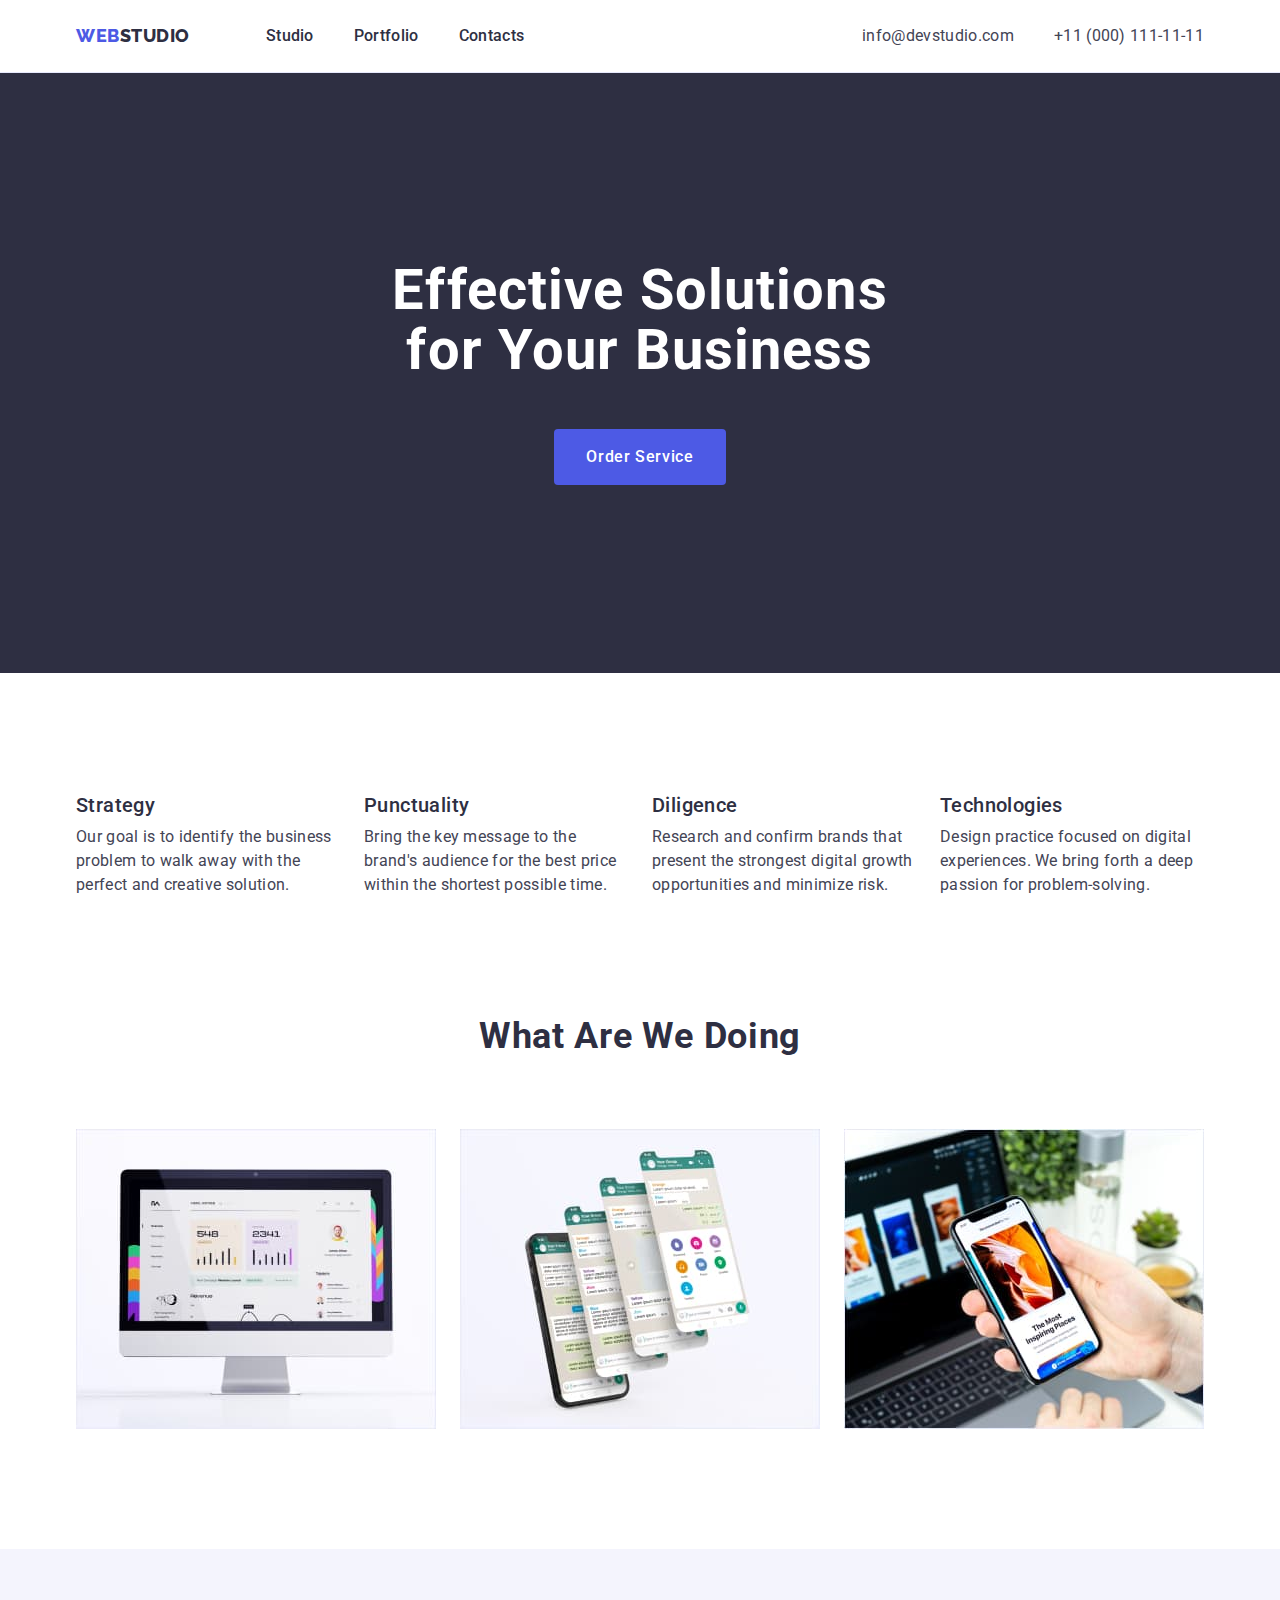
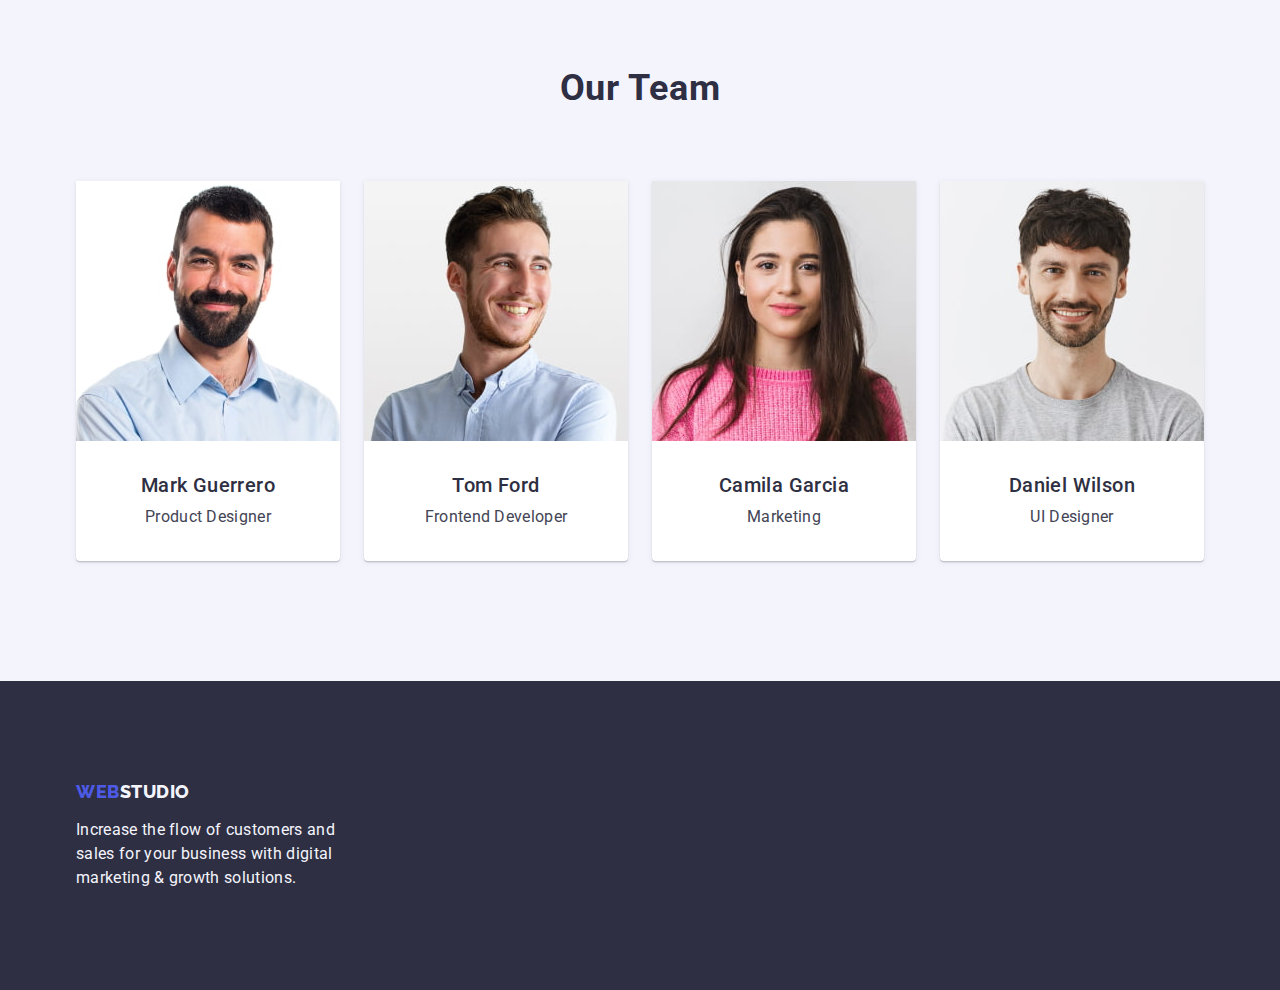
<file: index.html>
<!DOCTYPE html>
<html lang="en">
  <head>
    <meta charset="UTF-8" />
    <meta http-equiv="X-UA-Compatible" content="IE=edge" />
    <meta name="viewport" content="width=device-width, initial-scale=1.0" />
    <meta
      name="description"
      content="Effective Solutions
for Your Business"
    />
    <title>WebStudio</title>
    <!-- Fonts -->
    <link rel="preconnect" href="https://fonts.googleapis.com" />
    <link rel="preconnect" href="https://fonts.gstatic.com" crossorigin />
    <link
      href="https://fonts.googleapis.com/css2?family=Raleway:wght@800&family=Roboto:wght@400;500;700&display=swap"
      rel="stylesheet"
    />
    <!-- Normalize -->
    <link
      rel="stylesheet"
      href="https://cdnjs.cloudflare.com/ajax/libs/modern-normalize/2.0.0/modern-normalize.min.css"
    />

    <!-- Custom styles -->
    <link rel="stylesheet" href="./css/styles.css" />
  </head>

  <body class="page">
    <!-- Header section -->
    <header class="header">
      <div class="header-container container">
        <!-- logo -->
        <nav class="header-nav">
          <a class="header-logo link" href="./index.html"
            >Web<span class="header-logo-black">Studio</span></a
          >
          <!-- navigation -->
          <ul class="header-list list">
            <li class="header-item">
              <a class="header-link link" href="./index.html">Studio</a>
            </li>
            <li class="header-item">
              <a class="header-link link" href="./portfolio.html">Portfolio</a>
            </li>
            <li class="header-item">
              <a class="header-link link" href="">Contacts</a>
            </li>
          </ul>
        </nav>
        <!-- contacts -->
        <address class="header-contacts link">
          <ul class="header-contacts-list list">
            <li class="header-contacts-item">
              <a
                class="header-contacts-link link"
                href="mailto:info@devstudio.com"
                >info@devstudio.com</a
              >
            </li>
            <li class="header-contacts-item">
              <a class="header-contacts-link link" href="tel:+110001111111"
                >+11 (000) 111-11-11</a
              >
            </li>
          </ul>
        </address>
      </div>
    </header>
    <!-- Main blok -->
    <main class="main">
      <!-- Hero secnion -->
      <section class="hero">
        <div class="hero-container container">
          <h1 class="hero-title">Effective Solutions for Your Business</h1>
          <button type="button" class="hero-btn">Order Service</button>
        </div>
      </section>
      <!-- Feature section -->
      <section class="feature">
        <div class="container">
          <h2 class="feature-title visually-hidden">Feature</h2>
          <ul class="feature-list list">
            <li class="feature-item">
              <h3 class="feature-subtitle">Strategy</h3>
              <p class="feature-text">
                Our goal is to identify the business problem to walk away with
                the perfect and creative solution.
              </p>
            </li>
            <li class="feature-item">
              <h3 class="feature-subtitle">Punctuality</h3>
              <p class="feature-text">
                Bring the key message to the brand's audience for the best price
                within the shortest possible time.
              </p>
            </li>
            <li class="feature-item">
              <h3 class="feature-subtitle">Diligence</h3>
              <p class="feature-text">
                Research and confirm brands that present the strongest digital
                growth opportunities and minimize risk.
              </p>
            </li>
            <li class="feature-item">
              <h3 class="feature-subtitle">Technologies</h3>
              <p class="feature-text">
                Design practice focused on digital experiences. We bring forth a
                deep passion for problem-solving.
              </p>
            </li>
          </ul>
        </div>
      </section>
      <!-- Our works section -->
      <section class="works">
        <div class="container">
          <h2 class="works-title">What are we doing</h2>
          <ul class="works-list list">
            <li class="works-item">
              <img
                class="works-img"
                src="./images/main/img1.jpg"
                alt="Monitor with an open site"
                width="360"
                height="300"
              />
            </li>
            <li class="works-item">
              <img
                class="works-img"
                src="./images/main/img2.jpg"
                alt="A phone with different open displays"
                width="360"
                height="300"
              />
            </li>
            <li class="works-item">
              <img
                class="works-img"
                src="./images/main/img3.jpg"
                alt="Phone in hand in front of laptop"
                width="360"
                height="300"
              />
            </li>
          </ul>
        </div>
      </section>
      <!-- Our team section -->
      <section class="team">
        <div class="container">
          <h2 class="team-title">Our Team</h2>
          <ul class="team-list list">
            <li class="team-item">
              <img
                class="team-icon"
                src="./images/team/img1.jpg"
                alt="photo Mark Guerrero"
                width="264"
                height="260"
              />
              <div class="team-text-content">
                <h3 class="team-subtitle">Mark Guerrero</h3>
                <p class="team-text">Product Designer</p>
              </div>
            </li>
            <li class="team-item">
              <img
                class="team-icon"
                src="./images/team/img2.jpg"
                alt="photo Tom Ford"
                width="264"
                height="260"
              />
              <div class="team-text-content">
                <h3 class="team-subtitle">Tom Ford</h3>
                <p class="team-text">Frontend Developer</p>
              </div>
            </li>
            <li class="team-item">
              <img
                class="team-icon"
                src="./images/team/img3.jpg"
                alt="photo Camila Garcia"
                width="264"
                height="260"
              />
              <div class="team-text-content">
                <h3 class="team-subtitle">Camila Garcia</h3>
                <p class="team-text">Marketing</p>
              </div>
            </li>
            <li class="team-item">
              <img
                class="team-icon"
                src="./images/team/img4.jpg"
                alt="photo Daniel Wilson"
                width="264"
                height="260"
              />
              <div class="team-text-content">
                <h3 class="team-subtitle">Daniel Wilson</h3>
                <p class="team-text">UI Designer</p>
              </div>
            </li>
          </ul>
        </div>
      </section>
    </main>
    <!-- Footer section -->
    <footer class="footer">
      <div class="container">
        <a href="./index.html" class="footer-logo link"
          >Web<span class="footer-logo-white">Studio</span></a
        >
        <p class="footer-text">
          Increase the flow of customers and sales for your business with
          digital marketing & growth solutions.
        </p>
      </div>
    </footer>
  </body>
</html>
</file>
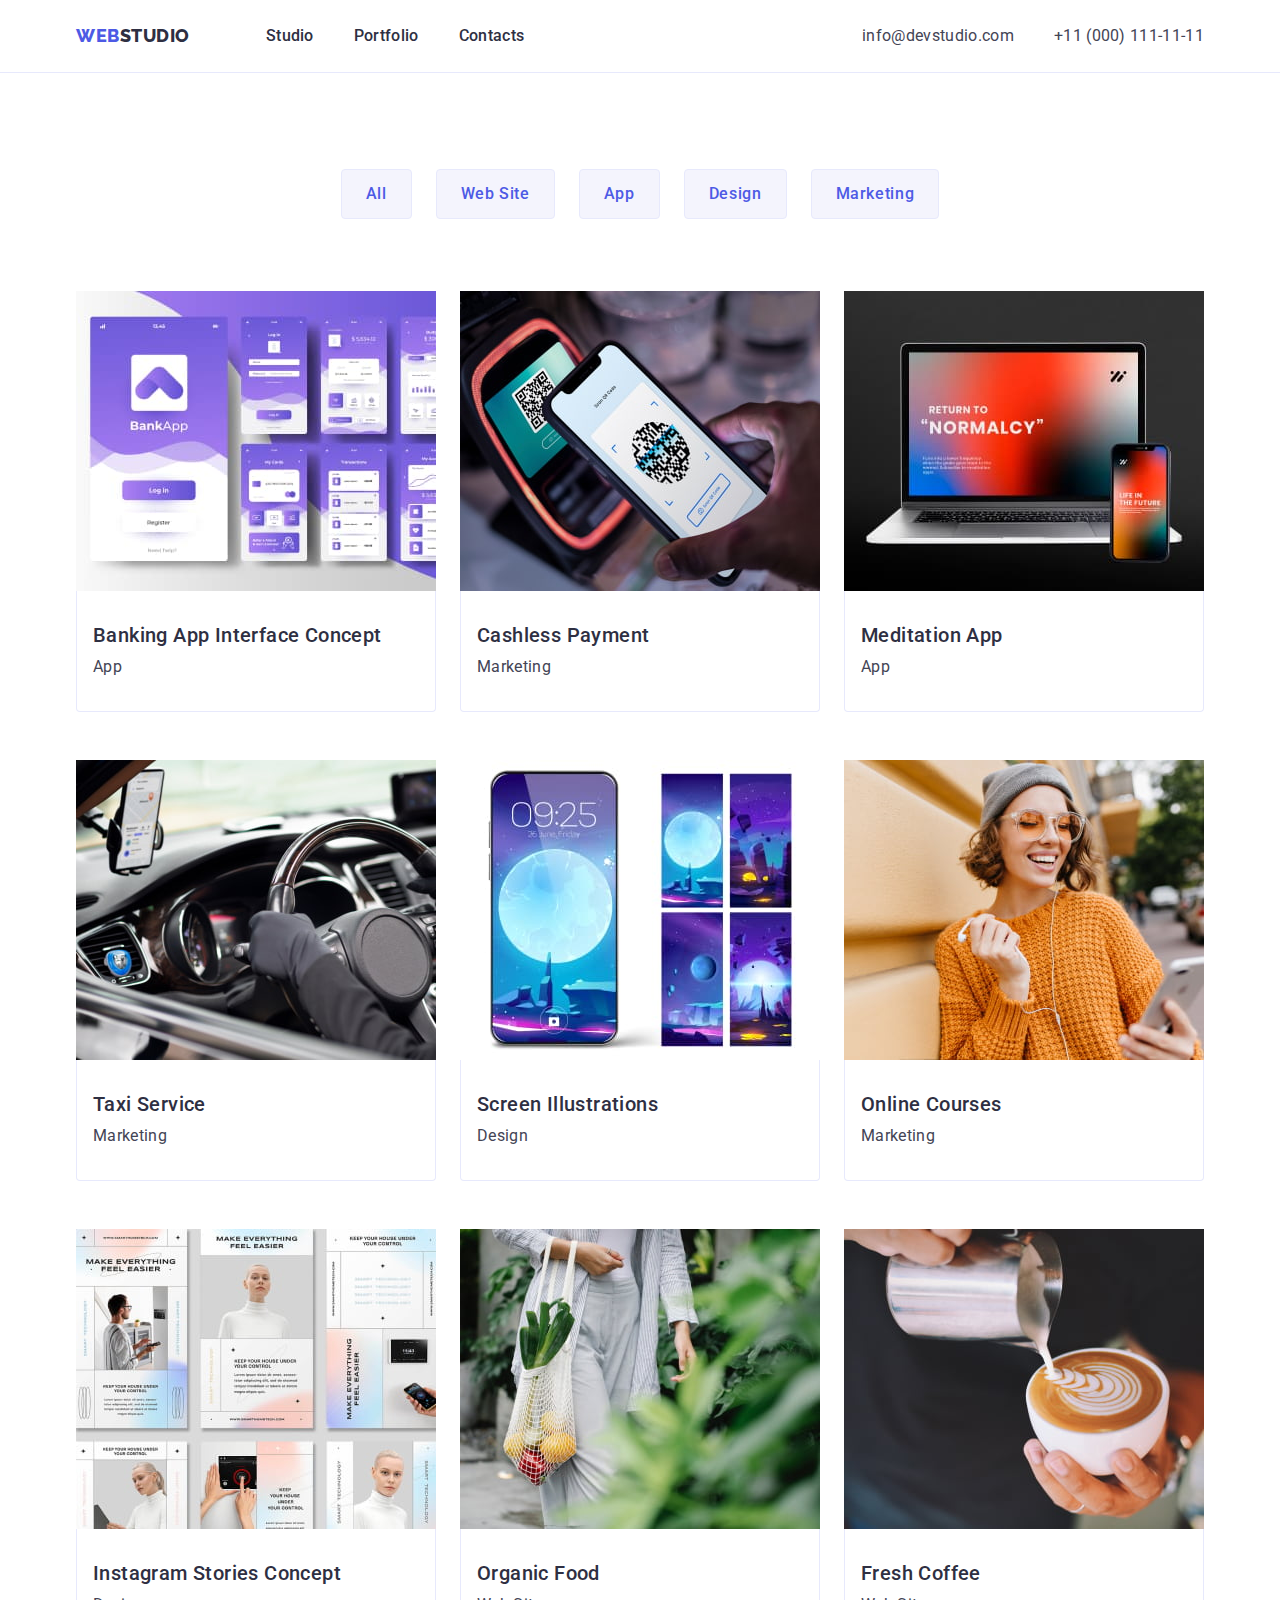
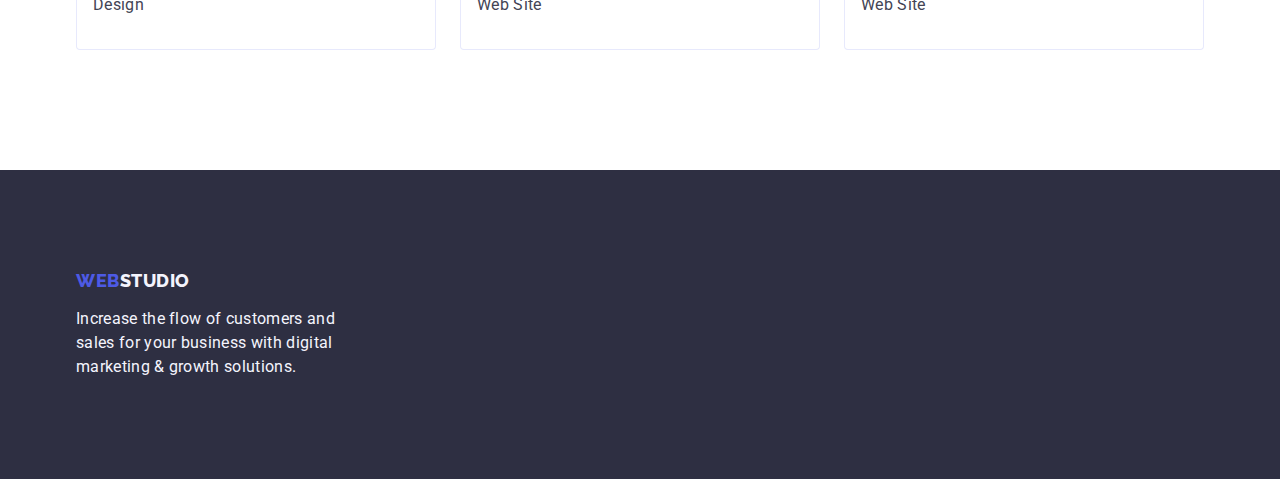
<file: portfolio.html>
<!DOCTYPE html>
<html lang="en">
  <head>
    <meta charset="UTF-8" />
    <meta name="viewport" content="width=device-width, initial-scale=1.0" />
    <title>Portfolio</title>
    <!-- Fonts -->
    <link rel="preconnect" href="https://fonts.googleapis.com" />
    <link rel="preconnect" href="https://fonts.gstatic.com" crossorigin />
    <link
      href="https://fonts.googleapis.com/css2?family=Raleway:wght@800&family=Roboto:wght@400;500;700&display=swap"
      rel="stylesheet"
    />

    <!-- Normalize -->
    <link
      rel="stylesheet"
      href="https://cdnjs.cloudflare.com/ajax/libs/modern-normalize/2.0.0/modern-normalize.min.css"
    />

    <!-- Custom styles -->

    <link rel="stylesheet" href="./css/styles.css" />
  </head>
  <body>
    <!-- Header section -->
    <header class="header">
      <div class="header-container container">
        <!-- logo -->
        <nav class="header-nav">
          <a class="header-logo link" href="./index.html"
            >Web<span class="header-logo-black">Studio</span></a
          >
          <!-- navigation -->
          <ul class="header-list list">
            <li class="header-item">
              <a class="header-link link" href="./index.html">Studio</a>
            </li>
            <li class="header-item">
              <a class="header-link link" href="./portfolio.html">Portfolio</a>
            </li>
            <li class="header-item">
              <a class="header-link link" href="">Contacts</a>
            </li>
          </ul>
        </nav>
        <!-- contacts -->
        <address class="header-contacts link">
          <ul class="header-contacts-list list">
            <li class="header-contacts-item">
              <a
                class="header-contacts-link link"
                href="mailto:info@devstudio.com"
                >info@devstudio.com</a
              >
            </li>
            <li class="header-contacts-item">
              <a class="header-contacts-link link" href="tel:+110001111111"
                >+11 (000) 111-11-11</a
              >
            </li>
          </ul>
        </address>
      </div>
    </header>

    <!-- Portfolio section -->

    <main class="portfolio-main">
      <section class="portfolio-section">
      <div class="container">
        <h1 class="visually-hidden">Portfolio</h1>
          <ul class="portfolio-list-btn list">
            <li class="portfolio-item-btn">
              <button type="button" class="portfolio-btn">All</button>
            </li>
            <li class="portfolio-item-btn">
              <button type="button" class="portfolio-btn">Web Site</button>
            </li>
            <li class="portfolio-item-btn">
              <button type="button" class="portfolio-btn">App</button>
            </li>
            <li class="portfolio-item-btn">
              <button type="button" class="portfolio-btn">Design</button>
            </li>
            <li class="portfolio-item-btn">
              <button type="button" class="portfolio-btn">Marketing</button>
            </li>
          </ul>
          <ul class="portfolio-list list">
            <li class="portfolio-item">
              <a href="" class="portfolio-link link">
                <img
                  src="./images/portfolio/app/appimg1.jpg"
                  alt="Telephon frames"
                  width="360"
                  height="300"
                  class="portfolio-icon"
                />
                <div class="portfolio-card-content">
                  <h2 class="portfolio-title">Banking App Interface Concept</h2>
                  <p class="portfolio-text">App</p>
                </div>
              </a>
            </li>
            <li class="portfolio-item">
              <a href="" class="portfolio-link link">
                <img
                  src="./images/portfolio/marketing/marketingimg1.jpg"
                  alt="telrphon with screenshort"
                  width="360"
                  height="300"
                  class="portfolio-icon"
                />
                <div class="portfolio-card-content">
                  <h2 class="portfolio-title">Cashless Payment</h2>
                  <p class="portfolio-text">Marketing</p>
                </div>
              </a>
            </li>
            <li class="portfolio-item">
              <a href="" class="portfolio-link link">
                <img
                  src="./images/portfolio/app/appimg2.jpg"
                  alt="laptop with telephon"
                  width="360"
                  height="300"
                  class="portfolio-icon"
                />
                <div class="portfolio-card-content">
                  <h2 class="portfolio-title">Meditation App</h2>
                  <p class="portfolio-text">App</p>
                </div>
              </a>
            </li>
            <li class="portfolio-item">
              <a href="" class="portfolio-link link">
                <img
                  src="./images/portfolio/marketing/marketingimg2.jpg"
                  alt="Phone on the panel in the car"
                  width="360"
                  height="300"
                  class="portfolio-icon"
                />
                <div class="portfolio-card-content">
                  <h2 class="portfolio-title">Taxi Service</h2>
                  <p class="portfolio-text">Marketing</p>
                </div>
              </a>
            </li>
            <li class="portfolio-item">
              <a href="" class="portfolio-link link">
                <img
                  src="./images/portfolio/decign/decignimg1.jpg"
                  alt="Phone and different screens for it"
                  width="360"
                  height="300"
                  class="portfolio-icon"
                />
                <div class="portfolio-card-content">
                  <h2 class="portfolio-title">Screen Illustrations</h2>
                  <p class="portfolio-text">Design</p>
                </div>
              </a>
            </li>
            <li class="portfolio-item">
              <a href="" class="portfolio-link link">
                <img
                  src="./images/portfolio/marketing/marketingimg3.jpg"
                  alt="The girl is smiling with the phone in your hands and headphones"
                  width="360"
                  height="300"
                  class="portfolio-icon"
                />
                <div class="portfolio-card-content">
                <h2 class="portfolio-title">Online Courses</h2>
                <p class="portfolio-text">Marketing</p>
              </div>
              </a>
            </li>
            <li class="portfolio-item">
              <a href="" class="portfolio-link link">
                <img
                  src="./images/portfolio/decign/decignimg2.jpg"
                  alt="Instagram stories design"
                  width="360"
                  height="300"
                />
                <div class="portfolio-card-content">
                <h2 class="portfolio-title">Instagram Stories Concept</h2>
                <p class="portfolio-text">Design</p>
              </div>
              </a>
            </li>
            <li class="portfolio-item">
              <a href="" class="portfolio-link link">
                <img
                  src="./images/portfolio/website/webimg1.jpg"
                  alt="A woman carries organic products in a bag"
                  width="360"
                  height="300"
                  class="portfolio-icon"
                />
                <div class="portfolio-card-content">
                <h2 class="portfolio-title">Organic Food</h2>
                <p class="portfolio-text">Web Site</p>
              </div>
              </a>
            </li>
            <li class="portfolio-item">
              <a href="" class="portfolio-link link">
                <img
                  src="./images/portfolio/website/webimg2.jpg"
                  alt="Milk is poured into the coffee"
                  width="360"
                  height="300"
                  class="portfolio-icon"
                />
                <div class="portfolio-card-content">
                <h2 class="portfolio-title">Fresh Coffee</h2>
                <p class="portfolio-text">Web Site</p>
              </div>
              </a>
            </li>
          </ul>
      </div>
      </section>
    </main>
    <footer class="footer">
      <div class="container">
        <a href="./index.html" class="footer-logo link"
          >Web<span class="footer-logo-white">Studio</span></a
        >
        <p class="footer-text">
          Increase the flow of customers and sales for your business with digital
          marketing & growth solutions.
        </p>
      </div>
    </footer>
  </body>
</html>
</file>
<file: css/styles.css>
:root {
  --primary-font: 'Roboto', sans-serif;
  --logo-font: 'Raleway', sans-serif;
  --white-bgr: #ffffff;
  --dark-bgr: #2e2f42;
  --lightgrey-bgr: #f4f4fd;
  --text-font-color: #434455;
  --white-color: #ffffff;
  --textlight-color: #f4f4fd;
  --focus-color: #404bbf;
  --text-dark-color: #2e2f42;
  --logo-color: #4d5ae5;
  --cornflower: #E7E9FC;
  --standart-border-cl: #e7e9fc;
  /* The main number of elements in Flexbox grid */
  --items: 3;
  /* The main gap indent in Flexbox grid */
  --indent: 24px;
}
/**
  |============================
  | Comon stayles
  |============================
*/
body {
  font-family: 'Roboto', sans-serif;
  background-color: var(--white-bgr);
  color: var(--text-font-color);
}
/* Reset */
h1,
h2,
h3,
h4,
h5,
h6,
p,
ul {
  margin: 0;
}
.list,
ul,
ol {
  list-style: none;
  margin: 0;
  padding-left: 0;
}
button, .btn{
  cursor: pointer;}
img{
  display: block;
  min-width: 100%;
  height: auto;
}
a .link {
  text-decoration: none;
}
.section-title{
  margin-bottom: 72px;
  text-align: center;
  text-transform: capitalize;
}
.page{

}
/**
  |============================
  | Base stayles
  |============================
*/
section {
  margin: 0 auto;
}
.container {
  max-width: 1158px;
  margin: 0 auto;
  padding-left: 15px;
  padding-right: 15px;
}
/**
  |============================
  | Header stayles
  |============================
*/
.header {
  min-width: 1158px;
  border-bottom: 1px solid var(--cornflower);
  background:var(--white-bgr);
}
.header-container {
  display: flex;
  align-items: center;
  margin: 0 auto;
}
.header-nav {
  display: flex;
  align-items: center;
  
}
.header-logo {
  font-family: 'Raleway', sans-serif;
  font-weight: 800;
  font-size: 18px;
  line-height: 1.17;
  letter-spacing: 0.03em;
  text-transform: uppercase;
  color: var(--logo-color);
  margin-right: 76px;
  text-decoration: none;
}
.header-logo-black {
  font-style: normal;
  text-transform: uppercase;
  color: var(--text-dark-color);
}
.header-list {
  display: flex;
  align-items: flex-start;
  gap: var(--indent);
  padding-left: 0;
  --indent: 40px;
}
.header-item {
  display: block;
  }
.header-link {
  display: block;
  padding-top: 24px;
  padding-bottom: 24px;
  font-weight: 500;
  font-size: 16px;
  line-height: 1.5;
  letter-spacing: 0.02em;
  color: var(--text-dark-color);
  text-decoration: none;
}
.header-link:hover,
.header-link:focus {
  color: var(--focus-color);
  text-decoration: underline;
}
.header-contacts {
  font-style: normal;
  margin-left: auto;
}
.header-contacts-list {
  list-style: none;
  display: flex;
  align-items: flex-start;
  gap: var(--indent);
  padding-left: 0;
  --items:2;
  --indent:40px;
}
.header-contacts-item {
  flex-basis: calc((100% - var(--indent)* (var(--items) - 1)) / var(--items));
}
.header-contacts-link {
  font-size: 16px;
  line-height: 1.5;
  letter-spacing: 0.02em;
  text-decoration: none;
  color: var(--text-font-color);
}
.header-contacts-link:hover,
.header-contacts-link:focus {
  color: var(--focus-color);
  text-decoration: underline;
}

/**
  |============================
  | Main stayles
  |============================
*/
.main {
}
.hero {
  padding-top: 188px;
  padding-bottom: 188px;
  background-color: var(--dark-bgr);
  text-align: center;
}
.hero-container{


}
.hero-title {
  max-width: 496px;
  margin-right: auto;
  margin-left: auto;
  margin-bottom: 48px;
  font-weight: 700;
  font-size: 56px;
  line-height: 1.07;
  text-align: center;
  letter-spacing: 0.02em;
  color: var(--white-color);
}
.hero-btn {
  font-weight: 500;
  font-size: 16px;
  line-height: 1.5;
  text-align: center;
  padding-top: 16px;
  padding-right: 32px;
  padding-bottom: 16px;
  padding-left: 32px;
  letter-spacing: 0.04em;
  cursor: pointer;
  color: var(--white-color);
  background-color: var(--logo-color);
  display: block;
  min-width: 169px;
  margin-right: auto;
  margin-left: auto;
  border-radius: 4px;
  border: none;

  
}
.hero-btn:hover,
.hero-btn:focus {
  background-color: var(--focus-color);
}
.feature {
  padding-top: 120px;
  padding-bottom: 120px;
}
.feature-title {
  color: var(--text-dark-color);
}
.visually-hidden{
  position: absolute;
  width: 1px;
  height: 1px;
  margin: -1px;
  border: 0;
  padding: 0;
  white-space: nowrap;
  clip-path: inset(100%);
  clip: rect(0 0 0 0);
  overflow: hidden; 
}
.feature-list {
  display: flex;
  justify-content: center;
  gap: var(--indent);

}
.feature-item {
  display: block; 
  flex-basis: calc((100% - 3 * 24px) / 4);
  text-align: start;
}
.feature-subtitle {
  font-weight: 500;
  font-size: 20px;
  line-height: 1.2;
  letter-spacing: 0.02em;
  color: var(--text-dark-color);
  margin-bottom: 8px;
}
.feature-text {
  font-size: 16px;
  line-height: 1.5;
  letter-spacing: 0.02em;
  color: var(--text-font-color);
}
.works {
 padding-bottom: 120px;

}
.works-title {
  font-weight: 700;
  font-size: 36px;
  text-align: center;
  line-height: 1.11;
  letter-spacing: 0.02em;
  text-transform: capitalize;
  color: var(--text-dark-color);
  margin-bottom: 72px;
}
.works-list {
  display: flex;
  flex-wrap: wrap;
  justify-content: center;
  align-items: stretch;
  gap: var(--indent);
}
.works-item {
  width: calc((100% - 48px) / 3); 
}
.works-img {
}
.team {
  background-color: var(--lightgrey-bgr);
  padding: 120px 0;
}
.team-title {
  font-weight: 700;
  font-size: 36px;
  text-align: center;
  line-height: 1.11;
  letter-spacing: 0.02em;
  text-transform: capitalize;
  color: var(--text-dark-color);
  background-color: var(--lightgrey-bgr);
  margin-bottom: 72px;
}
.team-list {
  display: flex;
  justify-content: center;
  flex-wrap: wrap;
  gap: var(--indent);
  align-items: stretch;
  
}
.team-item {
  border-radius: 0 0 4px 4px;
  box-shadow: 0px 2px 1px 0px rgba(46, 47, 66, 0.08), 0px 1px 1px 0px rgba(46, 47, 66, 0.16), 0px 1px 6px 0px rgba(46, 47, 66, 0.08);
  background-color: var(--white-bgr);
}
.team-icon {
}
.team-text-content{
  padding: 32px 16px;
}
.team-subtitle {
  font-weight: 500;
  font-size: 20px;
  text-align: center;
  line-height: 1.2;
  letter-spacing: 0.02em;
  color: var(--text-dark-color);
  margin-bottom: 8px;
}
.team-text {
  font-size: 16px;
  text-align: center;
  line-height: 1.5;
  letter-spacing: 0.02em;
  color: var(--text-font-color);
}
/**
  |============================
  | Portfolio stayles
  |============================
*/
.portfolio-main {
  margin: 0, auto;
  
}
.portfolio-section {
  padding-top: 96px;
  padding-bottom: 120px;
}
.visually-hidden {
  position: absolute;
  width: 1px;
  height: 1px;
  margin: -1px;
  border: 0;
  padding: 0;
  white-space: nowrap;
  clip-path: inset(100%);
  clip: rect(0 0 0 0);
  overflow: hidden;
}
.portfolio-list-btn {
  display: flex;
  margin: 0 auto;
  justify-content: center;
  margin-bottom: 72px;
  gap: var(--indent);

}
.portfolio-item-btn {
}
.portfolio-btn {
  border: 1px solid var(--cornflower);
  background-color: #F4F4FD;
  border-radius: 4px;
  padding: 12px 24px; 
  text-align: center;
  display: block;
  background-color: var(--lightgrey-bgr);
  color: var(--logo-color);
  font-weight: 500;
  font-size: 16px;
  line-height: 1.5;
  letter-spacing: 0.04em;
  cursor: pointer;
  border: 1px solid --standart-border-cl;
}
.portfolio-btn:hover,
.portfolio-btn:focus {
  background-color: var(--focus-color);
  color: var(--white-color);
  border: 1px solid transparent;
}
.portfolio-list {
  display: flex;
  flex-wrap: wrap;
  justify-content: center;
  row-gap: 48px;
  column-gap: 24px;
  
}
.portfolio-item {
  width: calc((100% - 48px) / 3);
}
.portfolio-link {
  text-decoration: none;
}
.portfolio-icon {
}
.portfolio-card-content{
  padding: 32px 16px;
  border:1px solid var(--cornflower);
  border-radius: 0px 0px 4px 4px;
  border-top: none;
  background-color: var(--white-bgr);
  }
.portfolio-title {
  font-weight: 500;
  font-size: 20px;
  line-height: 1.2;
  letter-spacing: 0.02em;
  color: var(--text-dark-color);
  margin-bottom: 8px;
}
.portfolio-text {
  font-size: 16px;
  line-height: 1.5;
  letter-spacing: 0.02em;
  color: var(--text-font-color);
}
/**
  |============================
  | Footer stayles
  |============================
*/
.footer {
  padding-top: 100px;
  padding-bottom: 100px;
  background-color: var(--dark-bgr);
  text-decoration: none;
  margin: 0, auto;
}
.footer-logo {
  display: inline-block;
  margin-bottom: 16px;
  font-family: 'Raleway', sans-serif;
  font-weight: 800;
  font-size: 18px;
  line-height: 1.17;
  letter-spacing: 0.03em;
  text-transform: uppercase;
  color: var(--logo-color);
  text-decoration: none;
}
.footer-logo-white {
  font-family: 'Raleway', sans-serif;
  font-weight: 800;
  font-size: 18px;
  line-height: 1.17;
  letter-spacing: 0.03em;
  text-transform: uppercase;
  color: var(--textlight-color);
}
.footer-text {
  font-size: 16px;
  line-height: 1.5;
  letter-spacing: 0.02em;
  color: var(--textlight-color);
  max-width: 264px;
  align-content: start;
}
</file>
